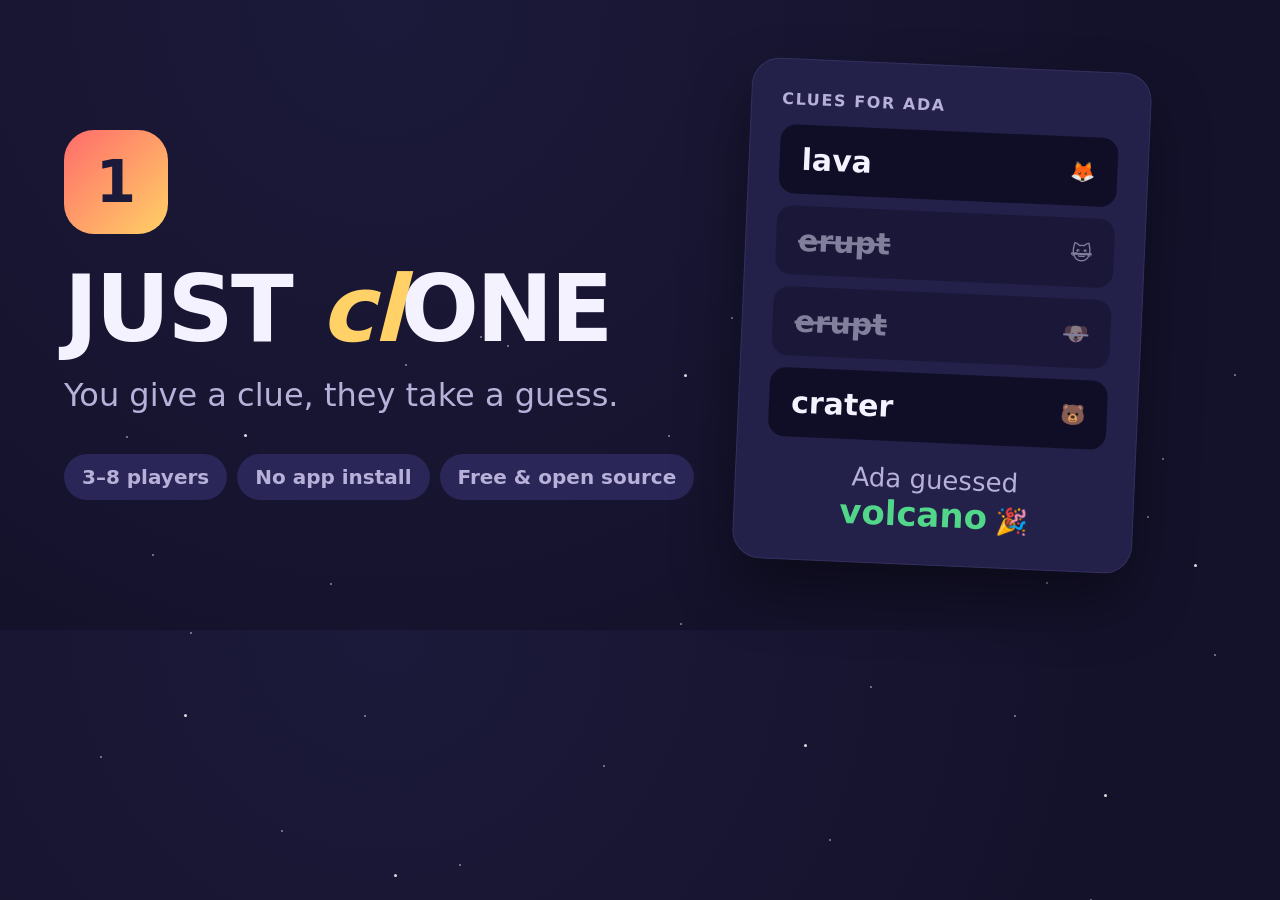
<file: tools/share-card.html>
<!doctype html>
<html lang="en">
<head>
<meta charset="utf-8" />
<title>JUST clONE — social share card source</title>
<!--
  Source for public/share-card.png (the og:image / Twitter card image).

  This is a standalone file with no dependencies: open it in a browser and
  screenshot the 1200x630 .card element, or render it headlessly, e.g.

    npx playwright screenshot --viewport-size=1200,630 \
      tools/share-card.html public/share-card.png

  Colours are copied from public/styles.css so the card matches the app.
-->
<style>
  :root {
    --bg: #14122b;
    --bg-alt: #1c1a3a;
    --card: #232049;
    --card-border: #34305f;
    --text: #f4f2ff;
    --text-dim: #b7b1d9;
    --accent: #ff6b6b;
    --accent-2: #ffd166;
    --good: #52d68a;
  }
  * { box-sizing: border-box; margin: 0; padding: 0; }
  body {
    width: 1200px;
    height: 630px;
    overflow: hidden;
    font-family: 'Segoe UI', system-ui, -apple-system, Roboto, sans-serif;
    color: var(--text);
    background: radial-gradient(circle at 30% 0%, var(--bg-alt), var(--bg) 65%);
  }
  .card {
    position: relative;
    width: 1200px;
    height: 630px;
    display: flex;
    align-items: center;
    gap: 48px;
    padding: 64px;
  }

  /* Starfield, same idea as the app: one 0-size element, many box-shadows. */
  .stars {
    position: absolute;
    width: 2px;
    height: 2px;
    border-radius: 50%;
    opacity: 0.5;
    box-shadow:
      266px 269px #fff, 416px 22px #fff, 765px 525px #fff, 443px 31px #fff,
      126px 318px #fff, 1026px 585px #fff, 217px 516px #fff, 395px 550px #fff,
      616px 309px #fff, 1098px 144px #fff, 539px 451px #fff, 667px 3px #fff,
      341px 50px #fff, 1083px 202px #fff, 62px 122px #fff, 950px 401px #fff,
      148px 604px #fff, 872px 88px #fff, 700px 210px #fff, 511px 617px #fff,
      1150px 340px #fff, 36px 442px #fff, 806px 372px #fff, 604px 121px #fff,
      982px 268px #fff, 300px 401px #fff, 1170px 60px #fff, 88px 240px #fff;
  }
  .stars.big {
    width: 3px;
    height: 3px;
    opacity: 0.85;
    box-shadow:
      180px 120px #fff, 1040px 480px #fff, 620px 60px #fff, 330px 560px #fff,
      900px 180px #fff, 740px 430px #fff, 120px 400px #fff, 1130px 250px #fff;
  }

  .left { position: relative; flex: 1; }
  .badge {
    width: 104px;
    height: 104px;
    border-radius: 30px;
    background: linear-gradient(135deg, var(--accent), var(--accent-2));
    display: flex;
    align-items: center;
    justify-content: center;
    font-size: 58px;
    font-weight: 800;
    color: #1c1a3a;
    margin-bottom: 30px;
  }
  h1 {
    font-size: 92px;
    line-height: 1;
    letter-spacing: -0.03em;
    font-weight: 800;
  }
  h1 em { font-style: italic; color: var(--accent-2); }
  .tagline {
    font-size: 32px;
    color: var(--text-dim);
    margin-top: 20px;
    white-space: nowrap;
  }
  .facts {
    margin-top: 40px;
    display: flex;
    gap: 10px;
    white-space: nowrap;
  }
  .fact {
    font-size: 20px;
    font-weight: 700;
    padding: 11px 18px;
    border-radius: 999px;
    background: #2a2657;
    color: var(--text-dim);
  }

  /* Right: a miniature of the guess screen, showing the signature rule — a
     clue that got duplicated is struck out before the guesser ever sees it. */
  .right { position: relative; width: 400px; flex: none; }
  .panel {
    background: var(--card);
    border: 1px solid var(--card-border);
    border-radius: 28px;
    padding: 30px;
    transform: rotate(2.5deg);
    box-shadow: 0 30px 60px #0006;
  }
  .eyebrow {
    text-transform: uppercase;
    letter-spacing: .1em;
    font-size: 16px;
    color: var(--text-dim);
    font-weight: 700;
    margin-bottom: 16px;
  }
  .clue {
    display: flex;
    align-items: center;
    justify-content: space-between;
    background: #100e26;
    border-radius: 16px;
    padding: 17px 22px;
    margin-bottom: 12px;
    font-size: 30px;
    font-weight: 700;
  }
  .clue .who { font-size: 20px; }
  .clue.gone { opacity: 0.45; text-decoration: line-through; }
  .guess {
    margin-top: 22px;
    text-align: center;
    font-size: 26px;
    color: var(--text-dim);
  }
  .guess strong { color: var(--good, #52d68a); font-size: 34px; }
</style>
</head>
<body>
  <div class="card">
    <div class="stars"></div>
    <div class="stars big"></div>

    <div class="left">
      <div class="badge">1</div>
      <h1>JUST <em>cl</em>ONE</h1>
      <p class="tagline">You give a clue, they take a guess.</p>
      <div class="facts">
        <span class="fact">3–8 players</span>
        <span class="fact">No app install</span>
        <span class="fact">Free &amp; open source</span>
      </div>
    </div>

    <div class="right">
      <div class="panel">
        <p class="eyebrow">Clues for Ada</p>
        <div class="clue"><span>lava</span><span class="who">🦊</span></div>
        <div class="clue gone"><span>erupt</span><span class="who">🐱</span></div>
        <div class="clue gone"><span>erupt</span><span class="who">🐶</span></div>
        <div class="clue"><span>crater</span><span class="who">🐻</span></div>
        <p class="guess">Ada guessed<br /><strong>volcano</strong> 🎉</p>
      </div>
    </div>
  </div>
</body>
</html>
</file>
